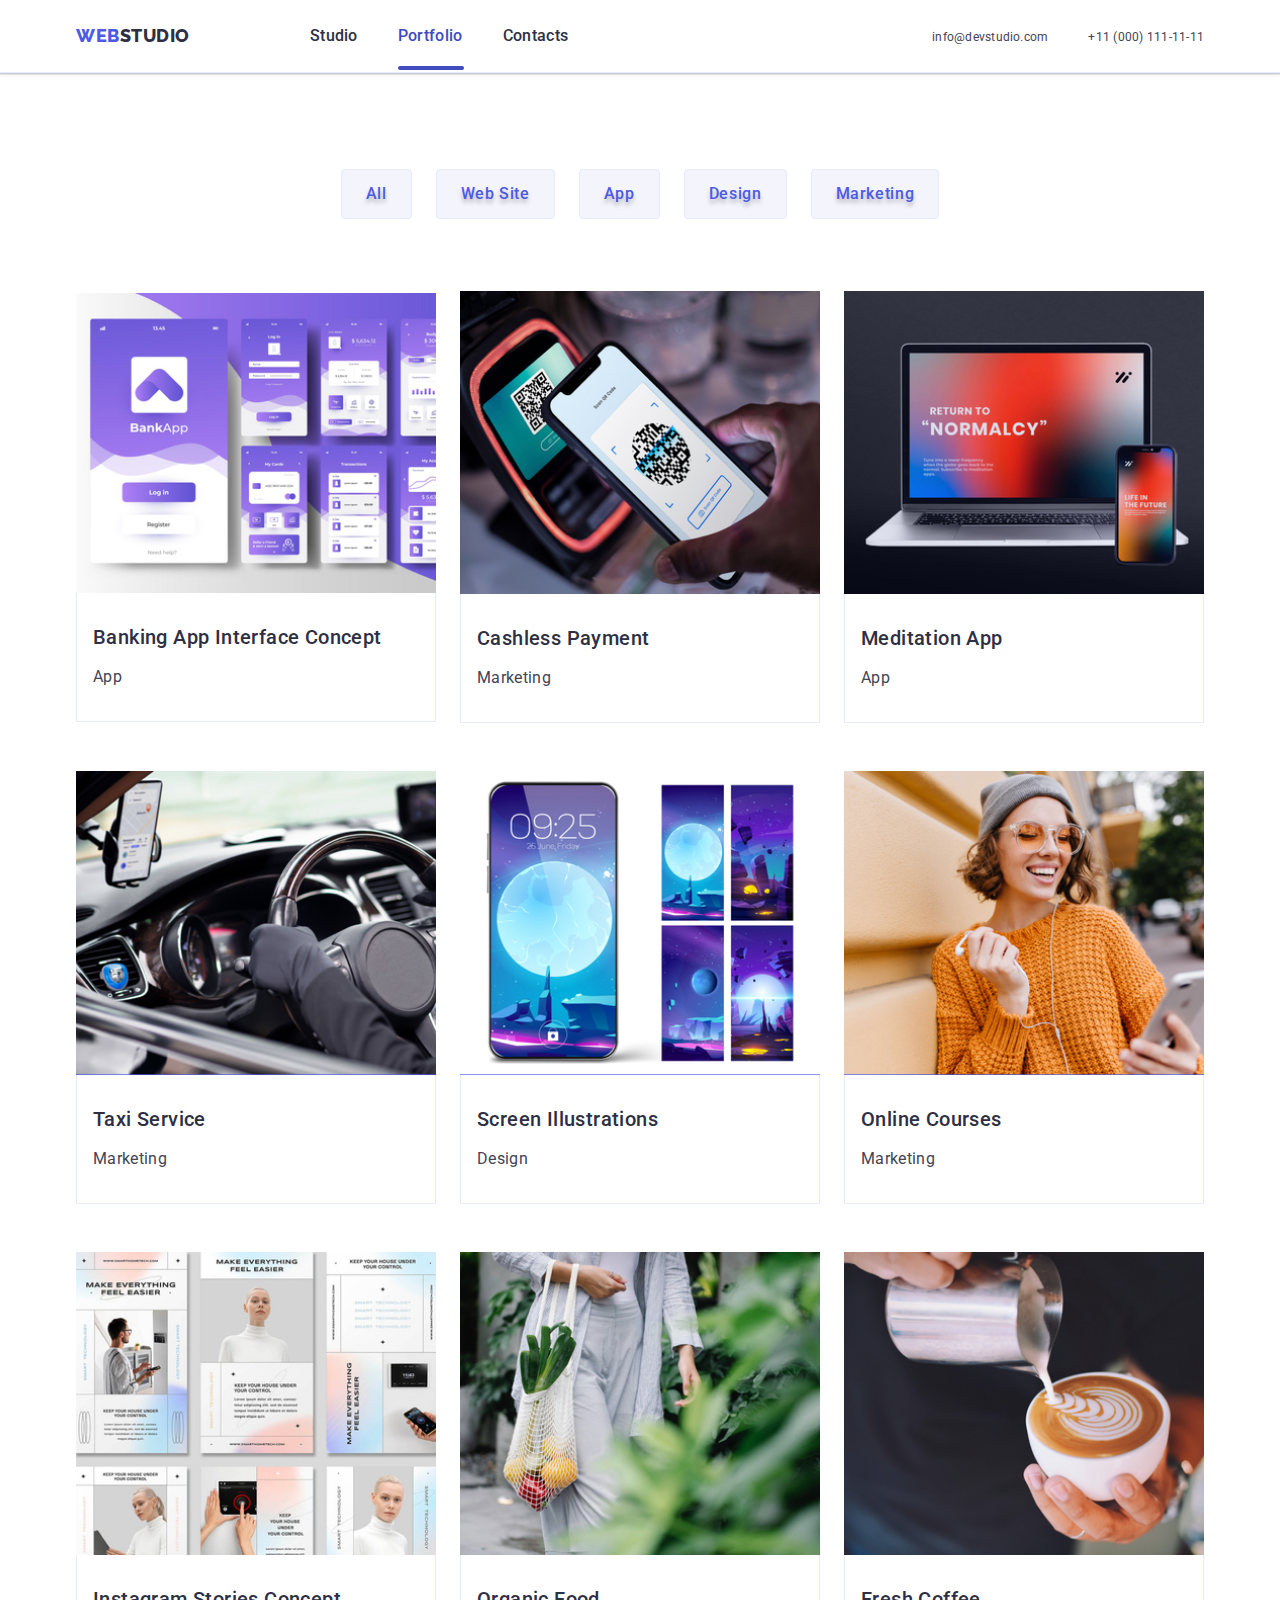
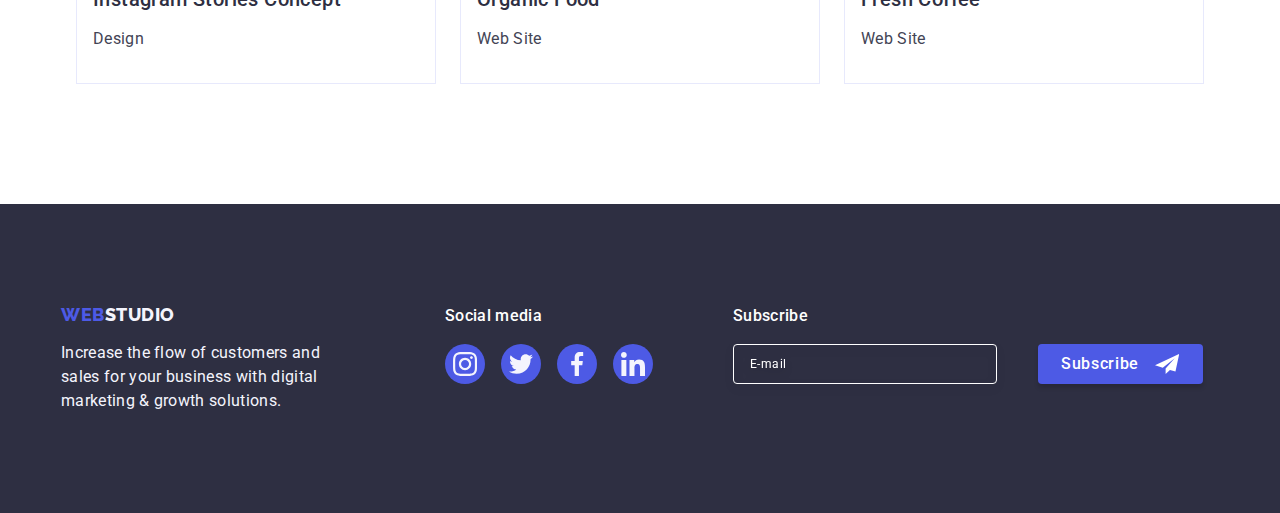
<file: portfolio.html>
<!DOCTYPE html>
<html lang="en">
  <head>
    <meta charset="UTF-8" />
    <meta http-equiv="X-UA-Compatible" content="IE=edge" />
    <meta name="viewport" content="width=device-width, initial-scale=1.0" />
    <link rel="preconnect" href="https://fonts.googleapis.com" />
    <link rel="preconnect" href="https://fonts.gstatic.com" crossorigin />
    <link
      href="https://cdnjs.cloudflare.com/ajax/libs/modern-normalize/1.1.0/modern-normalize.min.css"
      rel="stylesheet"
    />
    <link rel="stylesheet" href="./css/styles.css" />
    <link
      href="https://fonts.googleapis.com/css2?family=Raleway:wght@800&family=Roboto:wght@400;500;700;900&display=swap"
      rel="stylesheet"
    />
    <title>WebStudio</title>
  </head>

  <body>
    <!-- Top line -->
    <header class="page-header">
      <div class="container page-header-container">
        <nav class="page-navigation">
          <a href="./index.html" class="logo-units link">
            Web<span class="studio">Studio</span></a
          >
          <ul class="list menu-navigation">
            <li>
              <a href="./index.html" class="menu-nav-links link">Studio</a>
            </li>
            <li>
              <a
                href="./portfolio.html"
                class="menu-nav-links link portfolio-window"
                >Portfolio</a
              >
            </li>
            <li>
              <a href="" class="menu-nav-links link">Contacts</a>
            </li>
          </ul>
        </nav>

        <address class="adress-contacts">
          <ul class="list link-contacts">
            <li>
              <a href="mailto:info@devstudio.com" class="link">
                info@devstudio.com</a
              >
            </li>
            <li>
              <a href="tel:+110001111111" class="link"> +11 (000) 111-11-11</a>
            </li>
          </ul>
        </address>
      </div>
    </header>
    <main>
      <section class="section">
        <div class="container">
          <h1 hidden>button</h1>
          <!-- Filters -->
          <ul class="filters list buttons-container">
            <li>
              <button type="button" class="filt-button button-text">All</button>
            </li>
            <li>
              <button type="button" class="filt-button button-text">
                Web Site
              </button>
            </li>
            <li>
              <button type="button" class="filt-button button-text">App</button>
            </li>
            <li>
              <button type="button" class="filt-button button-text">
                Design
              </button>
            </li>
            <li>
              <button type="button" class="filt-button button-text">
                Marketing
              </button>
            </li>
          </ul>

          <ul class="list pr-cards-container">
            <!-- Row 1 -->
            <li class="pr-cards">
              <a class="link pr-card-link" href="">
                <div class="pr-card-wrapper">
                  <img
                    src="./images/1-banking.jpg"
                    alt="Bank app's windows"
                    width="360"
                    class="cards-images im-one"
                  />
                  <p class="overlay">
                    14 Stylish and User-Friendly App Design Concepts · Task
                    Manager App · Calorie Tracker App · Exotic Fruit Ecommerce
                    App · Cloud Storage App
                  </p>
                </div>

                <div class="prcards-content-container">
                  <h2 class="header-three-portfolio">
                    Banking App Interface Concept
                  </h2>
                  <p class="app-portfolio">App</p>
                </div>
              </a>
            </li>
            <li class="pr-cards">
              <a class="link pr-card-link" href="">
                <div class="pr-card-wrapper">
                  <img
                    src="./images/2-cashless.jpg"
                    alt="Smartphone's screeen with QR-code"
                    width="360"
                    class="cards-images im-two"
                  />
                  <p class="overlay">
                    14 Stylish and User-Friendly App Design Concepts · Task
                    Manager App · Calorie Tracker App · Exotic Fruit Ecommerce
                    App · Cloud Storage App
                  </p>
                </div>

                <div class="prcards-content-container">
                  <h2 class="header-three-portfolio">Cashless Payment</h2>
                  <p class="app-portfolio">Marketing</p>
                </div>
              </a>
            </li>
            <li class="pr-cards">
              <a class="link pr-card-link" href="">
                <div class="pr-card-wrapper">
                  <img
                    src="./images/3-meditation.jpg"
                    alt="Image of laptop and smartphone displays"
                    width="360"
                    class="cards-images im-three"
                  />
                  <p class="overlay">
                    14 Stylish and User-Friendly App Design Concepts · Task
                    Manager App · Calorie Tracker App · Exotic Fruit Ecommerce
                    App · Cloud Storage App
                  </p>
                </div>

                <div class="prcards-content-container">
                  <h2 class="header-three-portfolio">Meditation App</h2>
                  <p class="app-portfolio">App</p>
                </div>
              </a>
            </li>
            <!-- Row 2 -->
            <li class="pr-cards">
              <a class="link pr-card-link" href="">
                <div class="pr-card-wrapper">
                  <img
                    src="./images/4-taxi.jpg"
                    alt="Hand on the steering wheel"
                    width="360"
                    class="cards-images im-four"
                  />
                  <p class="overlay">
                    14 Stylish and User-Friendly App Design Concepts · Task
                    Manager App · Calorie Tracker App · Exotic Fruit Ecommerce
                    App · Cloud Storage App
                  </p>
                </div>

                <div class="prcards-content-container">
                  <h2 class="header-three-portfolio">Taxi Service</h2>
                  <p class="app-portfolio">Marketing</p>
                </div>
              </a>
            </li>
            <li class="pr-cards">
              <a class="link pr-card-link" href="">
                <div class="pr-card-wrapper">
                  <img
                    src="./images/5-screen.jpg"
                    alt="Wallpapers on the smartphone screen"
                    width="360"
                    class="cards-images im-five"
                  />
                  <p class="overlay">
                    14 Stylish and User-Friendly App Design Concepts · Task
                    Manager App · Calorie Tracker App · Exotic Fruit Ecommerce
                    App · Cloud Storage App
                  </p>
                </div>

                <div class="prcards-content-container">
                  <h2 class="header-three-portfolio">Screen Illustrations</h2>
                  <p class="app-portfolio">Design</p>
                </div>
              </a>
            </li>
            <li class="pr-cards">
              <a class="link pr-card-link" href="">
                <div class="pr-card-wrapper">
                  <img
                    src="./images/6-online.jpg"
                    alt="Women with headphones"
                    width="360"
                    class="cards-images im-six"
                  />
                  <p class="overlay">
                    14 Stylish and User-Friendly App Design Concepts · Task
                    Manager App · Calorie Tracker App · Exotic Fruit Ecommerce
                    App · Cloud Storage App
                  </p>
                </div>

                <div class="prcards-content-container">
                  <h2 class="header-three-portfolio">Online Courses</h2>
                  <p class="app-portfolio">Marketing</p>
                </div>
              </a>
            </li>
            <!-- Row 3 -->
            <li class="pr-cards">
              <a class="link pr-card-link" href="">
                <div class="pr-card-wrapper">
                  <img
                    src="./images/7-instagram.jpg"
                    alt="Examples of developed stories"
                    width="360"
                    class="cards-images im-seven"
                  />
                  <p class="overlay">
                    14 Stylish and User-Friendly App Design Concepts · Task
                    Manager App · Calorie Tracker App · Exotic Fruit Ecommerce
                    App · Cloud Storage App
                  </p>
                </div>

                <div class="prcards-content-container">
                  <h2 class="header-three-portfolio">
                    Instagram Stories Concept
                  </h2>
                  <p class="app-portfolio">Design</p>
                </div>
              </a>
            </li>
            <li class="pr-cards">
              <a class="link pr-card-link" href="">
                <div class="pr-card-wrapper">
                  <img
                    src="./images/8-organic.jpg"
                    alt="The women in light clothes with a bag"
                    width="360"
                    class="cards-images im-eight"
                  />
                  <p class="overlay">
                    14 Stylish and User-Friendly App Design Concepts · Task
                    Manager App · Calorie Tracker App · Exotic Fruit Ecommerce
                    App · Cloud Storage App
                  </p>
                </div>

                <div class="prcards-content-container">
                  <h2 class="header-three-portfolio">Organic Food</h2>
                  <p class="app-portfolio">Web Site</p>
                </div>
              </a>
            </li>
            <li class="pr-cards">
              <a class="link pr-card-link" href="">
                <div class="pr-card-wrapper">
                  <img
                    src="./images/9-fresh.jpg"
                    alt="Pouring cream into a cup of coffee"
                    width="360"
                    class="cards-images im-nine"
                  />
                  <p class="overlay">
                    14 Stylish and User-Friendly App Design Concepts · Task
                    Manager App · Calorie Tracker App · Exotic Fruit Ecommerce
                    App · Cloud Storage App
                  </p>
                </div>
                <div class="prcards-content-container">
                  <h2 class="header-three-portfolio">Fresh Coffee</h2>
                  <p class="app-portfolio">Web Site</p>
                </div>
              </a>
            </li>
          </ul>
        </div>
      </section>
    </main>

    <!-- Footer -->
    <footer class="foot-box">
      <div class="container footer-container">
        <div class="footer-container-one">
          <a href="./index.html" class="logo logo-units link">
            Web<span class="foot-studio">Studio</span></a
          >
          <p class="foot-text">
            Increase the flow of customers and sales for your business with
            digital marketing & growth solutions.
          </p>
        </div>

        <div>
          <p class="soc-media">Social media</p>
          <ul class="social-list-foot list">
            <li class="list-item-foot">
              <a href="" class="social-link">
                <svg class="social-icon-footer" width="24" height="24">
                  <use href="./images/icons.svg#logo-1"></use>
                </svg>
              </a>
            </li>
            <li class="list-item-foot">
              <a href="" class="social-link">
                <svg class="social-icon-footer" width="24" height="24">
                  <use href="./images/icons.svg#logo-2"></use>
                </svg>
              </a>
            </li>
            <li class="list-item-foot">
              <a href="" class="social-link">
                <svg class="social-icon-footer" width="24" height="24">
                  <use href="./images/icons.svg#logo-3"></use>
                </svg>
              </a>
            </li>
            <li class="list-item-foot">
              <a href="" class="social-link">
                <svg class="social-icon-footer" width="24" height="24">
                  <use href="./images/icons.svg#logo-4"></use>
                </svg>
              </a>
            </li>
          </ul>
        </div>
        <div class="subscribe-container">
          <p class="subscribe-form-tittle">Subscribe</p>
          <form class="subscribe-form">
            <label class="subscribe-label">
              <input
                type="email"
                class="subscribe-form-input"
                name="user-subscribe-email"
                required
                placeholder="E-mail"
              />
            </label>
            <button type="submit" class="subscribe-button button">
              Subscribe
              <svg class="subscribe-icon-send" width="24" height="24">
                <use href="./images/icons.svg#send"></use>
              </svg>
            </button>
          </form>
        </div>
      </div>
    </footer>
  </body>
</html>
</file>
<file: css/styles.css>
:root {
    --brand-color1: #ffffff;
    --brand-color2: #4d5ae5;
    --brand-color3: #2e2f42;
    --brand-color4: #434455;
    --brand-color5: #e7e9fc;
    --brand-color6: #f4f4fd;
    --brand-color7: #404bbf;

    --icon-color1: #2e2f42;
    --icon-color2: #4d5ae5;
    --icon-color3: #8e8f99;
    --icon-color4: #f4f4fd;
    --icon-hover2: #31d0aa;

    --brand-color-customer-link: #8e8f99;
    --brand-font-weight1: 800;
    --brand-font-weight2: 500;
    --brand-font-weight3: 700;
    --brand-font-weight4: 400;
    --brand-font-size1: 16px;
    --brand-font-size2: 18px;
    --brand-font-size3: 20px;
    --brand-font-size4: 36px;
    --font-size-modal-desc: 12px;
    --brand-font-size-title: 56px;
    --transition-duration: 250ms cubic-bezier(0.4, 0, 0.2, 1);
}


body {
    font-family: "Roboto", sans-serif;
    background: var(--brand-color1);
    font-size: var(--brand-font-size1);
    font-weight: var(--brand-font-weight4);
    color: var(--brand-color4);
}

.link {
    text-decoration: none;
}

.list {
    list-style: none;
}

button {
    cursor: pointer;
}

h1,
h2,
h3,
h4,
p {
    margin-top: 0;
    margin-bottom: 0;
}

ul,
ol {
    margin-top: 0;
    margin-bottom: 0;
    padding-left: 0;
}

img {
    display: block;
    max-width: 100%;
    height: auto;
}

.container {
    max-width: 428px;
    padding-left: 16px;
    padding-right: 16px;
    margin-left: auto;
    margin-right: auto;
}

@media screen and (min-width: 768px) {
    .container {
        max-width: 768px;
        padding-left: 16px;
        padding-right: 16px;
    }
}

@media screen and (min-width: 1158px) {
    .container {
        min-width: 1158px;
        padding-left: 15px;
        padding-right: 15px;
    }
}

/* ==========HEADER========== */
.menu-navigation,
.adress-contacts {
    display: none;
}

.page-header-container {
    display: flex;
    justify-content: space-between;
    align-items: center;
    padding-top: 16px;
    padding-bottom: 16px;
}

.logo-units {
    font-weight: var(--brand-font-weight1);
    font-family: "Raleway", sans-serif;
    font-size: var(--brand-font-size2);
    line-height: 1.17;
    letter-spacing: 0.03em;
    text-transform: uppercase;
    color: var(--brand-color2);
}

.studio {
    color: var(--brand-color3);
}

.foot-studio {
    color: var(--brand-color6);
}

.button-mobile-menu {
    border: none;
    background-color: transparent;
    padding: 0;
    line-height: 0;
}

.mobile-menu-icon {
    stroke: var(--brand-color3);
}

.mobile-menu {
    position: fixed;
    top: 0;
    left: 0;
    width: 100%;
    height: 100%;
    background-color: #ffffff;
    padding-left: 40px;
    opacity: 0;
    visibility: hidden;
    pointer-events: none;
}

.menu {
    display: flex;
    padding: 0;
    margin: 0;
    list-style: none;
}




@media (max-width: 767px) {
    .menu {
        display: none;
    }
}

.menu .link {
    padding: 10px;
    color: inherit;
    text-decoration: none;
}

.menu .link:hover,
.menu .link:focus {
    text-decoration: underline;
}

.menu-toggle {
    min-height: 24px;
    min-width: 24px;
    display: flex;
    align-items: center;
    justify-content: center;

    margin: 0;
    padding: 0;
    background-color: transparent;
    cursor: pointer;
    border: none;
    border-radius: 50%;
    outline: none;
     .pr-cards-container {
     display: flex;
     flex-direction: row;
     flex-wrap: wrap;
     column-gap: 24px;
     row-gap: 48px;
 }
  .pr-cards-container {
    display: flex;
        flex-direction: column;
        align-items: center;
      column-gap: 24px;
      row-gap: 48px;
  }
}

@media (min-width: 768px) {
    .menu-toggle {
        display: none;
    }
}

.menu-toggle:hover,
.menu-toggle:focus {
    background-color: rgba(0, 0, 0, 0.1);
}

.menu-container {
    position: fixed;
    display: flex;
    flex-direction: column;
    justify-content: space-between;
    top: 0;
    left: 0;
    width: 100vw;
    height: 100vh;
    padding: 32px;
    background-color: #ffffff;
    z-index: 999;
    transform: translateX(100%);
    transition: transform 250ms ease-in-out;
}

.menu-container.is-open {
    transform: translateX(0);
}

.menu-container .menu-toggle {
    position: absolute;
    top: 16px;
    right: 16px;
    color: #fff;
}

.mobile-menu {
    padding: 0;
    margin: 0;
    list-style: none;
}

.mobile-menu .link {
    display: block;
    padding: 10px;
    color: #fff;
    text-decoration: none;
}

.menu-navigation-mobile {
    display: flex;
    flex-direction: column;
    align-items: flex-start;
    padding: 0px;
    gap: 40px;
    margin-top: 80px;

}

.adress-contacts-mobile {
    display: flex;
    flex-direction: column;
    align-items: flex-start;
    padding: 0px;
    gap: 40px;
    font-style: normal;
}

.menu-nav-links-mobile {
    font-weight: var(--brand-font-weight3);
    font-size: var(--brand-font-size4);
    line-height: 1.11;
    text-align: center;
    letter-spacing: 0.02em;
    text-transform: capitalize;
    color: var(--brand-color3);
}

.menu-nav-links-mobile:hover,
.menu-nav-links-mobile:focus {
    color: var(--brand-color2);
}

.contact-tel-mobile {
    font-weight: var(--brand-font-weight3);
    font-size: var(--brand-font-size4);
    line-height: 1.11;
    text-align: center;
    letter-spacing: 0.02em;
    text-transform: capitalize;
    color: var(--brand-color2);
}

.contact-email-mobile {
    font-family: "Roboto";
    font-style: normal;
    font-weight: var(--brand-font-weight2);
    font-size: var(--brand-font-size3);
    line-height: 1.5;
    letter-spacing: 0.02em;
    color: var(--brand-color4);
}

.social-list-mobile {
    display: flex;
    flex-direction: row;
    align-items: flex-start;
    padding: 0px;
    gap: 56px;
    margin-top: 48px;
}


@media (max-width: 427px) {
    .contact-tel-mobile {
        font-weight: var(--brand-font-weight2);
        font-size: var(--brand-font-size3);
    }

    .social-list-mobile {
        display: flex;
        flex-direction: row;
        align-items: flex-start;
        padding: 0px;
        gap: 24px;

    }
}

.hero-dark-bg {
    background: rgba(46, 47, 66, 0.7);
    padding: 112px 0;
}

.background {
    max-width: 767px;
    height: 432px;
    margin: 0 auto;
    background-image: linear-gradient(rgba(46, 47, 66, 0.7),
            rgba(46, 47, 66, 0.7)),
        url("../images/hero-img.jpg");
    background-size: cover;
    background-repeat: no-repeat;
    background-position: center;
    filter: drop-shadow(0px 4px 4px rgba(0, 0, 0, 0.25));
}

@media screen and (min-device-pixel-ratio: 2) and (max-width: 767px),
screen and (min-resolution: 192dpi) and (max-width: 767px),
screen and (min-resolution: 2dppx) and (max-width: 767px) {
    .background {
        margin: 0 auto;
        background-image: linear-gradient(rgba(46, 47, 66, 0.7),
                rgba(46, 47, 66, 0.7)),
            url("../images/hero-img@x2.jpg");
        background-size: cover;
        background-repeat: no-repeat;
        background-position: center;
        filter: drop-shadow(0px 4px 4px rgba(0, 0, 0, 0.25));
    }
}

.image-hero-container {
    display: flex;
    flex-direction: column;
    justify-content: center;
    align-items: center;
    row-gap: 72px;
}

.efsol-title {
    font-weight: var(--brand-font-weight3);
    font-size: var(--brand-font-size4);
    line-height: 1.11;
    text-align: center;
    letter-spacing: 0.02em;
    color: var(--brand-color1);
    max-width: 320px;
}

.main-but {
    background-color: var(--brand-color2);
    box-shadow: 0px 4px 4px rgba(0, 0, 0, 0.15);
    border-radius: 4px;
    font-weight: var(--brand-font-weight2);
    font-size: var(--brand-font-size1);
    letter-spacing: 0.04em;
    line-height: 1.5;
    font-family: var(--main-font-family);
    color: var(--brand-color1);
    text-shadow: 0px 4px 4px rgba(0, 0, 0, 0.25);
    align-self: center;
    padding: 16px 32px;
    min-width: 169px;
    height: 56px;
    border: none;
    transition: background-color var(--transition-duration);
}

.button-text {
    font-weight: var(--brand-font-weight2);
    font-size: var(--brand-font-size1);
    letter-spacing: 0.04em;
    line-height: 1.5;
    font-family: var(--main-font-family), sans-serif;

    color: var(--brand-color1);
    border: 1px solid #000000;
    text-shadow: 0px 4px 4px rgba(0, 0, 0, 0.25);
}

.main-but:hover,
.main-but:focus {
    background: var(--brand-color7);
}

.features-main-title {
    display: none;
}

.sect-one-container {
    padding-top: 96px;
    padding-bottom: 96px;
}

.features-container {
    display: flex;
    flex-direction: column;
    align-items: flex-start;
    padding: 0px;
    gap: 72px;
}

.features-container-text {
    padding: 0px;
}

.header-three {
    font-weight: var(--brand-font-weight2);
    font-size: var(--brand-font-size3);
    letter-spacing: 0.02em;
    line-height: 1.2;
    color: var(--brand-color3);
    margin-bottom: 8px;
    text-align: center;
}

.feature-text {
    letter-spacing: 0.02em;
    line-height: 1.5;
    margin-top: 8px;
}

.header-two,
.header-two-sect {
    font-weight: var(--brand-font-weight3);
    font-size: var(--brand-font-size4);
    line-height: 1.11;
    text-align: center;
    letter-spacing: 0.02em;
    text-align: center;
    text-transform: capitalize;
    color: var(--brand-color3);
}

.features-item {
    display: none;
}

.sect-two-container {
    display: none;
}

.sect-three-light-bg {
    background-color: var(--brand-color6);
}

.sect-three-container {
    padding-top: 96px;
    padding-bottom: 96px;
}

.container-team-card {
    display: flex;
    flex-direction: column;
    align-items: center;
    gap: 72px;
    margin-top: 72px;
}

.list-cards {
    background: var(--brand-color1);
    box-shadow: 0px 1px 6px rgba(46, 47, 66, 0.08),
        0px 1px 1px rgba(46, 47, 66, 0.16), 0px 2px 1px rgba(46, 47, 66, 0.08);
    border-radius: 0px 0px 4px 4px;
    transition: box-shadow var(--transition-duration);
}

.image-team-card {
    mix-blend-mode: normal;
}



.card-content-container {
    display: flex;
    flex-direction: column;
    flex-wrap: wrap;
    align-items: center;
    gap: 8px;
    padding: 32px 0;
}

.profession {
    height: 24px;
    letter-spacing: 0.02em;
    font-size: var(--brand-font-size1);
    line-height: 1.5;
    color: var(--brand-color4);
    text-align: center;
}

/* ========Social links========= */

.social-list {
    display: flex;
    justify-content: center;
    margin: 8px auto;
    gap: 24px;
}

.social-icon {
    display: flex;
    fill: var(--brand-color6);
}

.social-link {
    display: flex;
    justify-content: center;
    align-items: center;
    width: 40px;
    height: 40px;
    border-radius: 50%;
    background-color: var(--brand-color2);
    transition: background-color var(--transition-duration);
}

.social-link:hover,
.social-link:focus {
    background-color: var(--brand-color7);
}

.list-cards:hover,
.list-cards:focus {
    box-shadow: 0px 1px 6px rgba(46, 47, 66, 0.08),
        0px 1px 1px rgba(46, 47, 66, 0.16), 0px 2px 1px rgba(46, 47, 66, 0.08);
}

.sect-four-container {
    padding-bottom: 96px;
    padding-top: 96px;
}

.customer-list {
    display: flex;
    flex-wrap: wrap;
    gap: 72px 16px;
    justify-content: space-evenly;
    margin-top: 72px;
}

.custom-link {
    display: flex;
    align-items: center;
    justify-content: center;
    width: 190px;
    height: 88px;
    color: var(--brand-color-customer-link);
    border: 1px solid var(--brand-color-customer-link);
    border-radius: 4px;
    transition: border-color var(--transition-duration),
        color var(--transition-duration);
}

.custom-link:hover,
.custom-link:focus {
    border-color: var(--brand-color7);
    color: var(--brand-color7);
}

.custom-icon {
    margin: 16px 32px;
    fill: currentColor;
}

.foot-box {
    background: var(--brand-color3);
    padding-top: 96px;
    padding-bottom: 96px;
}

.footer-container {
    display: flex;
    align-items: center;
    flex-direction: column;
}

.footer-container-one {
    margin-bottom: 72px;
    text-align: center;
}

.logo {
    display: inline-block;
    margin-bottom: 16px;
}

.foot-text {
    width: 264px;
    letter-spacing: 0.02em;
    color: var(--brand-color6);
    line-height: 1.5;
    text-align: left;
}

.soc-media {
    color: var(--brand-color1);
    margin-bottom: 16px;
    font-weight: var(--brand-font-weight2);
    letter-spacing: 0.02em;
    line-height: 1.5;
    text-align: center;
}

.social-icon-footer {
    display: flex;
    fill: var(--brand-color6);
}

.social-list-foot {
    display: flex;
    justify-content: center;
    margin: 8px auto;
    gap: 16px;
}

.list-item-foot .social-link:hover,
.list-item-foot .social-link:focus {
    background-color: var(--icon-hover2);
}

.subscribe-container {
    display: flex;
    flex-direction: column;
    flex-wrap: wrap;
    align-items: center;
    margin-top: 72px;
    gap: 16px;
    width: 100%;
}

.subscribe-form {
    display: flex;
    flex-direction: column;
    gap: 16px;
    position: relative;
    width: 100%;
}

.subscribe-label {
    display: flex;
    flex-direction: column;
    gap: 24px;
}

.subscribe-form-tittle {
    color: var(--brand-color1);
    margin-bottom: 16px;
    font-weight: var(--brand-font-weight2);
    letter-spacing: 0.02em;
    line-height: 1.5;
}

.subscribe-form-input {
    width: 100%;
    height: 40px;
    background-color: transparent;
    outline: none;
    border: 1px solid var(--brand-color1);
    border-radius: 4px;
    padding-left: 16px;
    filter: drop-shadow(0px 4px 4px rgba(0, 0, 0, 0.15));
    font-size: var(--font-size-modal-desc);
    color: var(--brand-color1);
    line-height: 1.5;
    letter-spacing: 0.04em;
}

.subscribe-form-input::placeholder {
    font-weight: var(--brand-font-weight4);
    color: var(--brand-color1);
}

.subscribe-button {
    display: flex;
    justify-content: center;
    align-items: center;
    background-color: var(--brand-color2);
    box-shadow: 0px 4px 4px rgba(0, 0, 0, 0.15);
    font-family: "Roboto", sans-serif;
    font-size: var(--brand-font-size1);
    font-weight: var(--brand-font-weight2);
    line-height: 1.5;
    letter-spacing: 0.04em;
    color: var(--brand-color1);
    border-radius: 4px;
    padding: 8px 16px;
    margin: auto;
    width: 165px;
    height: 40px;
    border: none;
    transition: background-color var(--transition-duration);
}

.subscribe-icon-send {
    margin-left: 16px;
    fill: var(--brand-color1);
}

.subscribe-button:hover,
.subscribe-button:focus {
    background: var(--brand-color7);
}

.sub-button-name {
    position: absolute;
    top: 10px;
    left: 320px;
    display: flex;
    flex-direction: row;
    justify-content: flex-end;
    padding: 0;
    gap: 16px;
    cursor: pointer;
}

.sub-button-name-subscribe {
    color: var(--brand-color1);
    font-weight: var(--brand-font-weight2);
    letter-spacing: 0.02em;
    line-height: 1.5;
}

/*  ===============Portfolio styles===============   */

.buttons-container {
    display: flex;
    flex-direction: row;
    justify-content: center;
    margin-bottom: 72px;
    gap: 24px;
}

.filt-button {
    background: var(--brand-color6);
    border: 1px solid var(--brand-color5);
    border-radius: 4px;
    color: var(--brand-color2);
    padding: 12px 24px;
    transition: color var(--transition-duration),
        border-color var(--transition-duration),
        box-shadow var(--transition-duration),
        background-color var(--transition-duration);
}

.filt-button:hover,
.filt-button:focus {
    color: var(--brand-color1);
    background: var(--brand-color7);
    box-shadow: 0px 3px 1px rgba(0, 0, 0, 0.1), 0px 2px 1px rgba(0, 0, 0, 0.08),
        0px 2px 2px rgba(0, 0, 0, 0.12);
    border: 1px solid transparent;
}

.section {
    padding: 96px 0 120px;
}


.pr-card-link {
    display: block;
    transition: box-shadow var(--transition-duration);
}

.pr-card-link:hover,
.pr-card-link:focus {
    box-shadow: 0px 1px 6px rgba(46, 47, 66, 0.08),
        0px 1px 1px rgba(46, 47, 66, 0.16), 0px 2px 1px rgba(46, 47, 66, 0.08);
}

.pr-cards-container {
    display: flex;
    flex-direction: column;
    align-items: center;
    column-gap: 24px;
    row-gap: 48px;
}

.prcards-content-container {
    display: flex;
    flex-direction: column;
    justify-content: center;
    justify-content: flex-start;
    padding: 32px 16px;
    gap: 8px;
    border: 1px solid var(--brand-color5);
    border-top: none;
}

.cards-images {
    mix-blend-mode: normal;
}


.header-three-portfolio {
    font-weight: var(--brand-font-weight2);
    font-size: var(--brand-font-size3);
    letter-spacing: 0.02em;
    line-height: 1.2;
    color: var(--brand-color3);
    margin-bottom: 8px;
}

.app-portfolio {
    height: 24px;
    letter-spacing: 0.02em;
    font-size: var(--brand-font-size1);
    line-height: 1.5;
    color: var(--brand-color4);
}

.pr-card-wrapper {
    position: relative;
    overflow: hidden;
}

.overlay {
    position: absolute;
    background-color: var(--brand-color2);
    top: 0;
    left: 0;
    line-height: 1.5;
    letter-spacing: 0.02em;
    color: var(--brand-color6);
    width: 100%;
    height: 100%;
    padding: 40px 32px;
    transform: translateY(100%);
    transition: transform var(--transition-duration);
}

.pr-card-link:hover .overlay,
.pr-card-link:focus .overlay {
    transform: translateY(0%);
}


/* =========== Styles for tablet=========== */

@media screen and (min-width: 768px) {

    .button-mobile-menu,
    .mobile-menu {
        display: none;
    }

    .menu-navigation,
    .adress-contacts {
        display: flex;
    }

    .page-header-container {
        display: flex;
        flex-direction: row;
        align-items: center;
        height: 72px;
    }

    .page-navigation {
        display: flex;
        justify-content: space-between;
        align-items: center;
    }

    .menu-navigation {
        display: flex;
        align-items: center;
        gap: 40px;
        margin-left: 120px;
    }

    .menu-nav-links {
        position: relative;
        font-weight: var(--brand-font-weight2);
        font-size: var(--brand-font-size1);
        letter-spacing: 0.02em;
        color: var(--brand-color3);
        line-height: 1.5;
        padding: 24px 0;
        transition: color var(--transition-duration);
    }

    .adress-contacts {
        font-style: normal;
    }

    .link-contacts {
        display: flex;
        flex-direction: column;
        gap: 8px;
    }

    .link-contacts .link {
        letter-spacing: 0.02em;
        color: var(--brand-color4);
        font-size: var(--font-size-modal-desc);
    }

    .index-window,
    .portfolio-window {
        color: var(--brand-color7);
    }

    .index-window::after {
        position: absolute;
        display: flex;
        left: 0;
        bottom: -1px;
        top: 45px;
        content: "";
        margin-top: 20px;
        background-color: var(--brand-color7);
        width: 48px;
        height: 4px;
        border-radius: 2px;
    }

    .portfolio-window::after {
        position: absolute;
        display: flex;
        left: 0;
        bottom: -1px;
        top: 44px;
        content: "";
        margin-top: 20px;
        background-color: var(--brand-color7);
        width: 66px;
        height: 4px;
        border-radius: 2px;
    }

    .background {
        min-width: 768px;
        height: 436px;
        margin: 0 auto;
        background-image: linear-gradient(rgba(46, 47, 66, 0.7),
                rgba(46, 47, 66, 0.7)),
            url("../images/hero-img@x2.jpg");
        background-size: cover;
        background-repeat: no-repeat;
        background-position: center;
        filter: drop-shadow(0px 4px 4px rgba(0, 0, 0, 0.25));
    }

    @media screen and (min-device-pixel-ratio: 2) and (min-width: 768px),
    screen and (min-resolution: 192dpi) and (min-width: 768px),
    screen and (min-resolution: 2dppx) and (min-width: 768px) {
        .background {
            min-width: 768px;
            height: 436px;
            margin: 0 auto;
            background-image: linear-gradient(rgba(46, 47, 66, 0.7),
                    rgba(46, 47, 66, 0.7)),
                url("../images/hero-img@x2.jpg");
            background-size: cover;
            background-repeat: no-repeat;
            background-position: center;
            filter: drop-shadow(0px 4px 4px rgba(0, 0, 0, 0.25));
        }
    }

    .image-hero-container {
        row-gap: 36px;
    }

    .efsol-title {
        font-weight: var(--brand-font-weight3);
        font-size: var(--brand-font-size-title);
        line-height: 1.07;
        max-width: 496px;
    }

    .features-container {
        display: flex;
        flex-direction: row;
        flex-wrap: wrap;
        gap: 72px 24px;
    }

    .features-container-text {
        display: flex;
        flex-direction: column;
        align-items: flex-start;
        padding: 0px;
        width: calc((100% - 24px) / 2);
    }

    .container-team-card {
        display: flex;
        justify-content: center;
        flex-direction: row;
        flex-wrap: wrap;
        align-items: center;
        gap: 64px 24px;
    }

    .customer-list {
        display: flex;
        gap: 72px 24px;
        justify-content: center;
    }

    .footer-container {
        display: flex;
        flex-direction: row;
        flex-wrap: wrap;
        align-items: baseline;
        margin: 0 auto;
        gap: 72px 24px;
        padding-left: 108px;
    }

    .footer-container-one {
        text-align: left;
        margin: 0;
    }

    .logo {
        display: inline-block;
        margin-bottom: 16px;
    }



    .soc-media {
        text-align: left;
    }


    .subscribe-container {
        display: block;
        margin: 0;
    }

    .subscribe-form {
        display: flex;
        flex-direction: row;
        position: relative;
    }

    .subscribe-label {
        display: flex;
        flex-direction: row;
        gap: 24px;
        margin-right: 24px;
    }

    .subscribe-form-input {
        width: 264px;
        height: 40px;
    }
.pr-cards-container {
    display: flex;
    flex-direction: row;
    flex-wrap: wrap;
    column-gap: 24px;
    row-gap: 48px;
}

        .pr-cards {
            background: var(--brand-color1);
            width: calc((100% - 48px) / 2);
        }
}

/* ======= Styles for desktop========= */

@media screen and (min-width: 1158px) {
    .page-header {
        background: var(--brand-color1);
        border-bottom: 1px solid var(--brand-color5);
        box-shadow: 0px 2px 1px rgba(46, 47, 66, 0.08),
            0px 1px 1px rgba(46, 47, 66, 0.16), 0px 1px 6px rgba(46, 47, 66, 0.08);
    }

    .page-header-container {
        display: flex;
        align-items: center;
        justify-content: space-between;
    }

    .page-navigation {
        display: flex;
        align-items: center;
        padding-top: 24px;
        padding-bottom: 24px;
    }

    .menu-nav-links:hover,
    .menu-nav-links:focus {
        color: var(--brand-color7);
    }

    .index-window,
    .portfolio-window {
        color: var(--brand-color7);
    }

    .index-window::after {
        position: absolute;
        display: flex;
        left: 0;
        bottom: -1px;
        top: 44px;
        content: "";
        margin-top: 20px;
        background-color: var(--brand-color7);
        width: 48px;
        height: 4px;
        border-radius: 2px;
    }

    .portfolio-window::after {
        position: absolute;
        display: flex;
        left: 0;
        bottom: -1px;
        top: 44px;
        content: "";
        margin-top: 20px;
        background-color: var(--brand-color7);
        width: 66px;
        height: 4px;
        border-radius: 2px;
    }



    .link-contacts {
        display: flex;
        flex-direction: row;
        align-items: flex-end;
        gap: 40px;
        justify-content: flex-end;
    }

    .link-contacts .link {
        letter-spacing: 0.02em;
        color: var(--brand-color4);
        transition: color var(--transition-duration);
    }

    .link-contacts .link:hover,
    .link-contacts .link:focus {
        color: var(--brand-color7);
    }

    .hero-dark-bg {
        padding: 188px 0;
        height: 600px;
    }

    .background {
        max-width: 1440px;
        margin: 0 auto;
        background-image: linear-gradient(rgba(46, 47, 66, 0.7),
                rgba(46, 47, 66, 0.7)),
            url("../images/hero-img.jpg");
        background-size: cover;
        background-repeat: no-repeat;
        background-position: center;
        filter: drop-shadow(0px 4px 4px rgba(0, 0, 0, 0.25));
    }

    @media screen and (min-device-pixel-ratio: 2) and (min-width: 1168px),
    screen and (min-resolution: 192dpi) and (min-width: 1168px),
    screen and (min-resolution: 2dppx) and (min-width: 1168px) {
        .background {
            max-width: 1440px;
            margin: 0 auto;
            background-image: linear-gradient(rgba(46, 47, 66, 0.7),
                    rgba(46, 47, 66, 0.7)),
                url("../images/hero-img@x2.jpg");
            background-size: cover;
            background-repeat: no-repeat;
            background-position: center;
            filter: drop-shadow(0px 4px 4px rgba(0, 0, 0, 0.25));
        }
    }

    .image-hero-container {
        row-gap: 48px;
    }

    .efsol-title {
        font-weight: var(--brand-font-weight3);
        font-size: var(--brand-font-size-title);
        line-height: 1.07;
        color: var(--brand-color1);
        max-width: 496px;
    }

    .main-but:hover,
    .main-but:focus {
        background: var(--brand-color7);
    }


    .sect-one-container {
        padding-top: 120px;
        padding-bottom: 120px;
    }

    .features-container {
        display: flex;
        flex-direction: row;
        gap: 24px;
    }

    .features-container-text {
        display: flex;
        flex-direction: column;
        align-items: flex-start;
        padding: 0px;
        width: calc((100% - 72px) / 4);
    }

    .header-three {
        font-weight: var(--brand-font-weight2);
        font-size: var(--brand-font-size3);
        letter-spacing: 0.02em;
        line-height: 1.2;
        color: var(--brand-color3);
        margin-bottom: 8px;
        text-align: center;
    }

    .feature-text {
        letter-spacing: 0.02em;
        line-height: 1.5;
    }

    .header-two {
        font-weight: var(--brand-font-weight3);
        font-size: var(--brand-font-size3);
        line-height: 1.5;
        text-align: center;
        letter-spacing: 0.02em;
        text-transform: capitalize;
        color: var(--brand-color3);
    }

    .header-two-sect {
        font-weight: var(--brand-font-weight3);
        font-size: var(--brand-font-size4);
        line-height: 1.11;
        text-align: center;
        letter-spacing: 0.02em;
        text-transform: capitalize;
        color: var(--brand-color3);
    }

    .features-item {
        display: flex;
        justify-content: center;
        height: 112px;
        align-items: center;
        margin-bottom: 8px;
        background-color: var(--brand-color6);
        background-size: contain;
        border-radius: 4px;
    }

    .features-icon {
        margin: 24px 100px;
    }

    /* ================Section 2============ */
    .sect-two-container {
        display: block;
        padding-bottom: 120px;
    }

    .sect-two-list {
        display: flex;
        align-items: center;
        gap: 24px;
        margin-top: 72px;
    }

    .sect-two-cards {
        width: calc((100% - 48px) / 3);
    }

    /* =====================Section 3 ==========================  */

    .sect-three-container {
        padding-top: 120px;
        padding-bottom: 120px;
    }

    .container-team-card {
        display: flex;
        align-items: center;
        gap: 24px;
    }

    .list-cards {
        background: var(--brand-color1);
        box-shadow: 0px 1px 6px rgba(46, 47, 66, 0.08),
            0px 1px 1px rgba(46, 47, 66, 0.16), 0px 2px 1px rgba(46, 47, 66, 0.08);
        border-radius: 0px 0px 4px 4px;
        width: calc((100% - 3 * 24px) / 4);
        transition: box-shadow var(--transition-duration);
    }

    .card-content-container {
        display: flex;
        flex-direction: column;
        flex-wrap: wrap;
        align-items: center;
        gap: 8px;
        padding: 32px 0;
    }

    .profession {
        height: 24px;
        letter-spacing: 0.02em;
        font-size: var(--brand-font-size1);
        line-height: 1.5;
        color: var(--brand-color4);
        text-align: center;
    }

    /* =============Section 4================= */
    .sect-four-container {
        padding-bottom: 120px;
        padding-top: 120px;
    }

    .header-two-cust {
        font-weight: var(--brand-font-weight3);
        font-size: var(--brand-font-size4);
        line-height: 1.1;
        text-align: center;
        letter-spacing: 0.02em;
        text-transform: capitalize;
        color: var(--brand-color3);
        margin-bottom: 72px;
    }

    .customer-list {
        display: flex;
        gap: 24px;
        justify-content: space-evenly;
    }

    .custom-link {
        display: flex;
        align-items: center;
        justify-content: center;
        width: 168px;
        height: 88px;
        color: var(--brand-color-customer-link);
        border: 1px solid var(--brand-color-customer-link);
        border-radius: 4px;
        transition: border-color var(--transition-duration),
            color var(--transition-duration);
    }

    .custom-link:hover,
    .custom-link:focus {
        border-color: var(--brand-color7);
        color: var(--brand-color7);
    }

    /* ==============Footer========================= */
    .foot-box {
        padding-top: 100px;
        padding-bottom: 100px;
    }

    .footer-container {
        display: flex;
        flex-direction: row;
        align-items: baseline;
        justify-content: flex-start;
        flex-wrap: nowrap;
        gap: 0;
        padding: 0;
    }

    .footer-container-one {
        padding-right: 120px;
    }

    .list-item-foot .social-link:hover,
    .list-item-foot .social-link:focus {
        background-color: var(--icon-hover2);
    }

    .subscribe-container {
        display: block;
        padding-left: 80px;
    }

    .subscribe-form {
        display: flex;
        flex-direction: row;
        position: relative;
        gap: 24px;
    }

    .subscribe-label {

        margin-right: 0;
    }

    .subscribe-form-tittle {
        color: var(--brand-color1);
        margin-bottom: 16px;
        font-weight: var(--brand-font-weight2);
        letter-spacing: 0.02em;
        line-height: 1.5;
    }

    .subscribe-form-input {
        width: 264px;
        height: 40px;
        background-color: transparent;
        outline: none;
        border: 1px solid var(--brand-color1);
        border-radius: 4px;
        padding-left: 16px;
        filter: drop-shadow(0px 4px 4px rgba(0, 0, 0, 0.15));
        font-size: var(--font-size-modal-desc);
        color: var(--brand-color1);
        line-height: 1.5;
        letter-spacing: 0.04em;
    }

    .subscribe-form-input::placeholder {
        font-weight: var(--brand-font-weight4);
        color: var(--brand-color1);
    }

    .subscribe-button {
        display: flex;
        justify-content: center;
        align-items: center;
        background-color: var(--brand-color2);
        box-shadow: 0px 4px 4px rgba(0, 0, 0, 0.15);
        font-family: "Roboto", sans-serif;
        font-size: var(--brand-font-size1);
        font-weight: var(--brand-font-weight2);
        line-height: 1.5;
        letter-spacing: 0.04em;
        color: var(--brand-color1);
        border-radius: 4px;
        padding: 8px 16px;
        min-width: 165px;
        height: 40px;
        border: none;
        transition: background-color var(--transition-duration);
    }

    .subscribe-icon-send {
        margin-left: 16px;
        fill: var(--brand-color1);
    }

    .subscribe-button:hover,
    .subscribe-button:focus {
        background: var(--brand-color7);
    }

    .sub-button-name {
        position: absolute;
        top: 10px;
        left: 320px;
        display: flex;
        flex-direction: row;
        justify-content: flex-end;
        padding: 0;
        gap: 16px;
        cursor: pointer;
    }

    .sub-button-name-subscribe {
        color: var(--brand-color1);
        font-weight: var(--brand-font-weight2);
        letter-spacing: 0.02em;
        line-height: 1.5;
    }

    /*  ===============Portfolio styles===============   */


    .buttons-container {
        display: flex;
        flex-direction: row;
        justify-content: center;
        margin-bottom: 72px;
        gap: 24px;
    }

    .filt-button {
        background: var(--brand-color6);
        border: 1px solid var(--brand-color5);
        border-radius: 4px;
        color: var(--brand-color2);
        padding: 12px 24px;
        transition: color var(--transition-duration),
            border-color var(--transition-duration),
            box-shadow var(--transition-duration),
            background-color var(--transition-duration);
    }

    .filt-button:hover,
    .filt-button:focus {
        color: var(--brand-color1);
        background: var(--brand-color7);
        box-shadow: 0px 3px 1px rgba(0, 0, 0, 0.1), 0px 2px 1px rgba(0, 0, 0, 0.08),
            0px 2px 2px rgba(0, 0, 0, 0.12);
        border: 1px solid transparent;
    }

    .section {
        padding: 96px 0 120px;
    }

    .pr-cards {
        background: var(--brand-color1);
        width: calc((100% - 48px) / 3);
    }

    .pr-card-link {
        display: block;
        transition: box-shadow var(--transition-duration);
    }

    .pr-card-link:hover,
    .pr-card-link:focus {
        box-shadow: 0px 1px 6px rgba(46, 47, 66, 0.08),
            0px 1px 1px rgba(46, 47, 66, 0.16), 0px 2px 1px rgba(46, 47, 66, 0.08);
    }

    .pr-cards-container {
        display: flex;
        flex-direction: row;
        flex-wrap: wrap;
        column-gap: 24px;
        row-gap: 48px;
    }

    .prcards-content-container {
        display: flex;
        flex-direction: column;
        justify-content: center;
        justify-content: flex-start;
        padding: 32px 16px;
        gap: 8px;
        border: 1px solid var(--brand-color5);
        border-top: none;
    }

    .cards-images {
        mix-blend-mode: normal;
    }



    .header-three-portfolio {
        font-weight: var(--brand-font-weight2);
        font-size: var(--brand-font-size3);
        letter-spacing: 0.02em;
        line-height: 1.2;
        color: var(--brand-color3);
        margin-bottom: 8px;
    }

    .app-portfolio {
        height: 24px;
        letter-spacing: 0.02em;
        font-size: var(--brand-font-size1);
        line-height: 1.5;
        color: var(--brand-color4);
    }

    .pr-card-wrapper {
        position: relative;
        overflow: hidden;
    }

    .overlay {
        position: absolute;
        background-color: var(--brand-color2);
        top: 0;
        left: 0;
        line-height: 1.5;
        letter-spacing: 0.02em;
        color: var(--brand-color6);
        width: 100%;
        height: 100%;
        padding: 40px 32px;
        transform: translateY(100%);
        transition: transform var(--transition-duration);
    }

    .pr-card-link:hover .overlay,
    .pr-card-link:focus .overlay {
        transform: translateY(0%);
    }
}

/* ==============Modal window ==============*/
.backdrop {
    position: fixed;
    top: 0;
    left: 0;
    width: 100%;
    height: 100%;
    background-color: rgba(46, 47, 66, 0.4);
    opacity: 1;
    visibility: visible;
    pointer-events: auto;
    transition: opacity var(--transition-duration),
        visibility var(--transition-duration);
}

.modal {
    position: absolute;
    width: 408px;
    min-height: 576px;
    left: 50%;
    top: 50%;
    transform: translate(-50%, -50%);
    padding: 72px 24px 24px 24px;
    /* DAIRY */

    background: #fcfcfc;
    box-shadow: 0px 1px 1px rgba(0, 0, 0, 0.14), 0px 1px 3px rgba(0, 0, 0, 0.12),
        0px 2px 1px rgba(0, 0, 0, 0.2);
    border-radius: 4px;
    transition: transform var(--transition-duration);
}

.close-modal-btn,
.close-mobile-menu-btn {
    position: absolute;
    top: 24px;
    right: 24px;
    display: flex;
    align-items: center;
    justify-content: center;
    padding: 0;
    background-color: transparent;
    width: 24px;
    height: 24px;
    border-radius: 50%;
    background: var(--brand-color5);
    border: 1px solid rgba(0, 0, 0, 0.1);
    transition: background-color var(--transition-duration),
        border var(--transition-duration);
}

.close-modal-btn:hover,
.close-modal-btn:focus {
    background-color: var(--brand-color7);
    border: none;
}

.close-mobile-menu-btn:hover,
.close-mobile-menu-btn:focus {
    background-color: var(--brand-color7);
    border: none;
}

.modal-close,
.mobile-menu-close {
    fill: var(--brand-color3);
    transition: fill var(--transition-duration);
}

.close-modal-btn:hover .modal-close,
.close-modal-btn:focus .modal-close {
    fill: var(--brand-color1);
}

.close-mobile-menu-btn:hover .mobile-menu-close,
.close-mobile-menu-btn:focus .mobile-menu-close {
    fill: var(--brand-color1);
}

.is-hidden {
    opacity: 0;
    visibility: hidden;
    pointer-events: none;
}

.modal-contact-title {
    text-align: center;
    font-size: var(--brand-font-size1);
    font-weight: var(--brand-font-weight2);
    color: var(--brand-color3);
    letter-spacing: 0.02em;
    margin-bottom: 16px;
    line-height: 1.5;
}

.contact-form-name {
    margin-bottom: 8px;
}

.contact-form-label {
    display: block;
    margin-bottom: 4px;
    font-weight: var(--brand-font-weight4);
    font-size: var(--font-size-modal-desc);
    color: var(--icon-color3);
    line-height: 1.17;
    letter-spacing: 0.04em;
}

.contact-form-input {
    width: 100%;
    height: 40px;
    border: 1px solid rgba(46, 47, 66, 0.4);
    border-radius: 4px;
    background-color: transparent;
    outline: transparent;
    padding-left: 38px;
    transition: border-color var(--transition-duration);
}

.contact-form-icons {
    position: absolute;
    display: block;
    left: 16px;
    top: 50%;
    transform: translateY(-50%);
    transition: fill var(--transition-duration);
}

.contact-form-input-wrapper {
    position: relative;
    display: block;
}

.contact-form-input:focus,
.contact-form-comment:focus {
    outline: none;
    border-color: var(--brand-color2);
}

.contact-form-input:focus+.contact-form-icons {
    outline: none;
    fill: var(--brand-color2);
}

.comment-container {
    margin-bottom: 16px;
}

.contact-form-comment {
    width: 100%;
    height: 120px;
    resize: none;
    padding: 8px 16px;
    font-weight: var(--brand-font-weight4);
    font-size: var(--font-size-modal-desc);
    color: rgba(46, 47, 66, 0.4);
    line-height: 1.17;
    letter-spacing: 0.04em;
    border: 1px solid rgba(46, 47, 66, 0.2);
    border-radius: 4px;
    background-color: transparent;
    outline: transparent;
    transition: border-color var(--transition-duration);
}

.visually-hidden {
    appearance: none;
}

.contact-form-checkbox-label {
    column-gap: 8px;
    font-weight: var(--brand-font-weight4);
    font-size: var(--font-size-modal-desc);
    color: var(--icon-color3);
    line-height: 1.17;
    letter-spacing: 0.04em;
}

.contact-form-check-icon {
    cursor: pointer;
}

.checkbox-container {
    margin-bottom: 24px;
}

.accept-icon {
    display: inline-flex;
    align-items: center;
    justify-content: center;
    fill: transparent;
    width: 16px;
    height: 16px;
    border: 1px solid rgba(46, 47, 66, 0.4);
    border-radius: 2px;
}

/* input + label > span */

.contact-form-checkbox:checked+.contact-form-checkbox-label .accept-icon {
    background-color: var(--brand-color7);
    border: none;
    fill: var(--brand-color1);
    border-color: var(--brand-color7);
}

.link-policy {
    font-weight: var(--brand-font-weight4);
    font-size: var(--font-size-modal-desc);
    color: var(--brand-color2);
}

.contact-form-button {
    font-family: "Roboto", sans-serif;
    display: block;
    margin-left: auto;
    margin-right: auto;
    margin-top: 24px;
}
</file>
